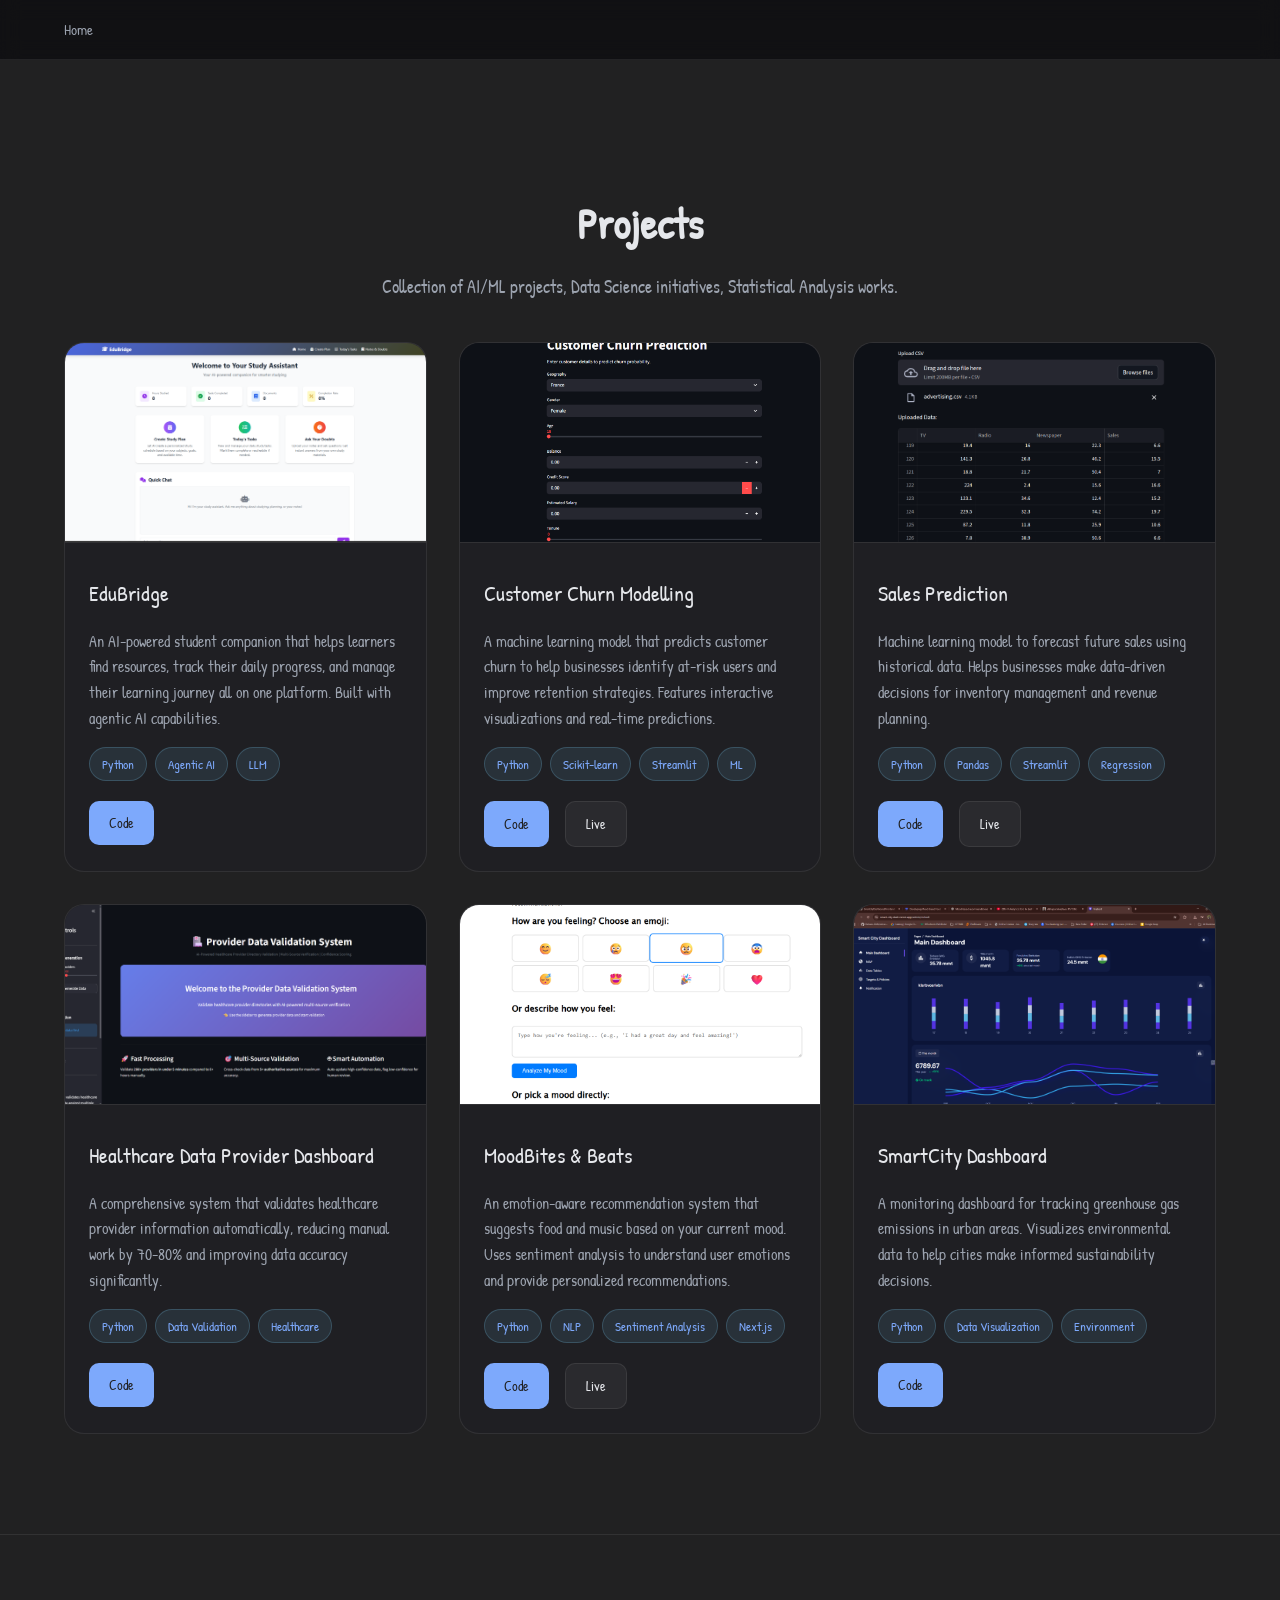
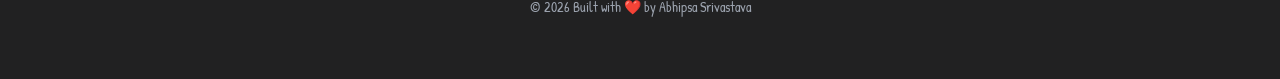
<file: projects.html>
<!DOCTYPE html>
<html lang="en">
<head>
  <meta charset="UTF-8" />
  <title>Projects | Abhipsa Srivastava</title>

  <meta name="viewport" content="width=device-width, initial-scale=1.0" />
  <meta name="description" content="Projects by Abhipsa Srivastava – AI/ML Engineer" />

  <link rel="preconnect" href="https://fonts.googleapis.com">
  <link rel="preconnect" href="https://fonts.gstatic.com" crossorigin>
  <link href="https://fonts.googleapis.com/css2?family=Patrick+Hand&display=swap" rel="stylesheet">

  <link rel="icon" href="images/logo.png" />

  <style>
    :root {
      --bg: #212122;
      --card: #1f1f23;
      --accent: #7da9fc;
      --text: #e5e7eb;
      --muted: #9ca3af;
      --border: rgba(255,255,255,0.08);
    }

    * { box-sizing: border-box; }

    html {
      scroll-behavior: smooth;
    }

    body {
      margin: 0;
      background: var(--bg);
      font-family: 'Patrick Hand', cursive, sans-serif;
      color: var(--text);
      line-height: 1.7;
    }

    a {
      color: var(--accent);
      text-decoration: none;
    }

    a:hover {
      text-decoration: underline;
    }

    h1 { font-size: 42px; margin-bottom: 12px; }
    h2 { font-size: 28px; margin-bottom: 24px; }

    p {
      color: var(--muted);
      font-size: 18px;
    }

    .container {
      max-width: 1200px;
      margin: auto;
      padding: 40px 24px;
    }

    /* ---------- NAV ---------- */
    nav {
      position: sticky;
      top: 0;
      z-index: 100;
      background: rgba(15,15,17,0.85);
      backdrop-filter: blur(10px);
      border-bottom: 1px solid var(--border);
    }

    nav ul {
      max-width: 1200px;
      margin: auto;
      padding: 16px 24px;
      display: flex;
      gap: 24px;
      list-style: none;
    }

    nav a {
      color: var(--muted);
      font-size: 15px;
    }

    nav a:hover {
      color: var(--accent);
      text-decoration: none;
    }

    /* ---------- HEADER ---------- */
    .page-header {
      text-align: center;
      padding: 60px 20px 40px;
    }

    .page-header p {
      max-width: 600px;
      margin: 0 auto;
    }

    /* ---------- FILTER TABS ---------- */
    .filter-tabs {
      display: flex;
      justify-content: center;
      flex-wrap: wrap;
      gap: 12px;
      margin-bottom: 40px;
    }

    .filter-btn {
      padding: 10px 24px;
      border-radius: 999px;
      background: transparent;
      border: 1px solid var(--border);
      color: var(--muted);
      font-family: inherit;
      font-size: 15px;
      cursor: pointer;
      transition: all 0.3s ease;
    }

    .filter-btn:hover,
    .filter-btn.active {
      background: var(--accent);
      color: var(--bg);
      border-color: var(--accent);
    }

    /* ---------- PROJECTS GRID ---------- */
    .projects-grid {
      display: grid;
      grid-template-columns: repeat(auto-fit, minmax(340px, 1fr));
      gap: 32px;
    }

    .project-card {
      background: var(--card);
      border-radius: 20px;
      border: 1px solid var(--border);
      overflow: hidden;
      opacity: 0;
      transform: translateY(40px);
      transition: all 0.5s cubic-bezier(0.25, 0.46, 0.45, 0.94);
    }

    .project-card.show {
      opacity: 1;
      transform: translateY(0);
    }

    .project-card:hover {
      transform: translateY(-10px);
      box-shadow: 0 25px 50px rgba(0,0,0,.5);
      border-color: rgba(125, 211, 252, 0.3);
    }

    .project-image {
      width: 100%;
      height: 200px;
      object-fit: cover;
      border-bottom: 1px solid var(--border);
    }

    .project-content {
      padding: 24px;
    }

    .project-title {
      font-size: 22px;
      margin-bottom: 8px;
      color: var(--text);
    }

    .project-description {
      font-size: 16px;
      margin-bottom: 16px;
      line-height: 1.6;
    }

    .project-tags {
      display: flex;
      flex-wrap: wrap;
      gap: 8px;
      margin-bottom: 20px;
    }

    .tag {
      padding: 5px 12px;
      border-radius: 20px;
      background: rgba(125, 211, 252, 0.1);
      color: var(--accent);
      font-size: 13px;
      border: 1px solid rgba(125, 211, 252, 0.2);
    }

    .project-links {
      display: flex;
      gap: 16px;
    }

    .project-link {
      display: inline-flex;
      align-items: center;
      gap: 6px;
      padding: 10px 20px;
      border-radius: 10px;
      font-size: 14px;
      transition: all 0.3s ease;
    }

    .project-link.primary {
      background: var(--accent);
      color: var(--bg);
    }

    .project-link.primary:hover {
      background: #38bdf8;
      text-decoration: none;
    }

    .project-link.secondary {
      background: rgba(255,255,255,0.05);
      color: var(--text);
      border: 1px solid var(--border);
    }

    .project-link.secondary:hover {
      background: rgba(255,255,255,0.1);
      text-decoration: none;
    }

    /* ---------- FOOTER ---------- */
    footer {
      text-align: center;
      padding: 60px 20px;
      color: var(--muted);
      font-size: 14px;
      border-top: 1px solid var(--border);
      margin-top: 60px;
    }

    @media (max-width: 768px) {
      h1 { font-size: 32px; }
      
      .projects-grid {
        grid-template-columns: 1fr;
      }

      .project-links {
        flex-direction: column;
      }

      .project-link {
        justify-content: center;
      }
    }
  </style>
</head>

<body>
<nav>
  <ul>
    <li><a href="index.html">Home</a></li>
  </ul>
</nav>
<div class="container">

  <!-- HEADER -->
  <div class="page-header">
    <h1>Projects</h1>
    <p>Collection of AI/ML projects, Data Science initiatives, Statistical Analysis works.</p>
  </div>


  <!-- PROJECTS GRID -->
  <div class="projects-grid">

    <!-- EduBridge -->
    <div class="project-card" data-category="web ml">
      <img src="./images/projects/edubridge.png" alt="EduBridge" class="project-image">
      <div class="project-content">
        <div class="project-title">EduBridge</div>
        <p class="project-description">
          An AI-powered student companion that helps learners find resources, track their daily progress, 
          and manage their learning journey all on one platform. Built with agentic AI capabilities.
        </p>
        <div class="project-tags">
          <span class="tag">Python</span>
          <span class="tag">Agentic AI</span>
          <span class="tag">LLM</span>
        </div>
        <div class="project-links">
          <a href="https://github.com/abhipsa14/AgenticAI_wemakedevs" class="project-link primary">
            Code
          </a>
        </div>
      </div>
    </div>

    <!-- Customer Churn -->
    <div class="project-card" data-category="ml data">
      <img src="./images/projects/churn.png" alt="Customer Churn Modelling" class="project-image">
      <div class="project-content">
        <div class="project-title">Customer Churn Modelling</div>
        <p class="project-description">
          A machine learning model that predicts customer churn to help businesses identify at-risk users 
          and improve retention strategies. Features interactive visualizations and real-time predictions.
        </p>
        <div class="project-tags">
          <span class="tag">Python</span>
          <span class="tag">Scikit-learn</span>
          <span class="tag">Streamlit</span>
          <span class="tag">ML</span>
        </div>
        <div class="project-links">
          <a href="https://github.com/abhipsa14/Churn-Modelling" class="project-link primary">
          Code
          </a>
          <a href="https://churn-modelling-1410.streamlit.app/" class="project-link secondary">
          Live
          </a>
        </div>
      </div>
    </div>

    <!-- Sales Prediction -->
    <div class="project-card" data-category="ml data">
      <img src="./images/projects/sales.png" alt="Sales Prediction" class="project-image">
      <div class="project-content">
        <div class="project-title">Sales Prediction</div>
        <p class="project-description">
          Machine learning model to forecast future sales using historical data. Helps businesses 
          make data-driven decisions for inventory management and revenue planning.
        </p>
        <div class="project-tags">
          <span class="tag">Python</span>
          <span class="tag">Pandas</span>
          <span class="tag">Streamlit</span>
          <span class="tag">Regression</span>
        </div>
        <div class="project-links">
          <a href="https://github.com/abhipsa14/Sales-Prediction-Model/" class="project-link primary">
            Code
          </a>
          <a href="https://sales-outline.streamlit.app/" class="project-link secondary">
            Live 
          </a>
        </div>
      </div>
    </div>

    <!-- Healthcare Dashboard -->
    <div class="project-card" data-category="data web">
      <img src="./images/projects/healthcare.png" alt="Healthcare Data Provider Dashboard" class="project-image">
      <div class="project-content">
        <div class="project-title">Healthcare Data Provider Dashboard</div>
        <p class="project-description">
          A comprehensive system that validates healthcare provider information automatically, 
          reducing manual work by 70-80% and improving data accuracy significantly.
        </p>
        <div class="project-tags">
          <span class="tag">Python</span>
          <span class="tag">Data Validation</span>
          <span class="tag">Healthcare</span>
        </div>
        <div class="project-links">
          <a href="https://github.com/abhipsa14/EY-Techathon" class="project-link primary">
            Code
          </a>
        </div>
      </div>
    </div>

    <!-- Mood Recommender -->
    <div class="project-card" data-category="ml web">
      <img src="./images/projects/mood.png" alt="Mood Recommender" class="project-image">
      <div class="project-content">
        <div class="project-title">MoodBites & Beats</div>
        <p class="project-description">
          An emotion-aware recommendation system that suggests food and music based on your current mood. 
          Uses sentiment analysis to understand user emotions and provide personalized recommendations.
        </p>
        <div class="project-tags">
          <span class="tag">Python</span>
          <span class="tag">NLP</span>
          <span class="tag">Sentiment Analysis</span>
          <span class="tag">Next.js</span>
        </div>
        <div class="project-links">
          <a href="https://github.com/abhipsa14/MoodBites-Beats" class="project-link primary">
            Code
          </a>
          <a href="https://mood-bites-beats.vercel.app/" class="project-link secondary">
            Live
          </a>
        </div>
      </div>
    </div>

    <!-- SmartCity Dashboard -->
    <div class="project-card" data-category="data web">
      <img src="./images/projects/smart_city.png" alt="SmartCity Dashboard" class="project-image">
      <div class="project-content">
        <div class="project-title">SmartCity Dashboard</div>
        <p class="project-description">
          A monitoring dashboard for tracking greenhouse gas emissions in urban areas. 
          Visualizes environmental data to help cities make informed sustainability decisions.
        </p>
        <div class="project-tags">
          <span class="tag">Python</span>
          <span class="tag">Data Visualization</span>
          <span class="tag">Environment</span>
        </div>
        <div class="project-links">
          <a href="https://github.com/abhipsa14/SmartcityDashboard" class="project-link primary">
            Code
          </a>
        </div>
      </div>
    </div>

  </div>

</div>

<footer>
  © <span id="year"></span> Built with ❤️ by Abhipsa Srivastava
</footer>

<script>
  // Set current year
  document.getElementById("year").textContent = new Date().getFullYear();

  // Project card animation on scroll
  const projectCards = document.querySelectorAll('.project-card');

  const cardObserver = new IntersectionObserver(entries => {
    entries.forEach((entry, index) => {
      if (entry.isIntersecting) {
        setTimeout(() => {
          entry.target.classList.add('show');
        }, index * 100);
      }
    });
  }, { threshold: 0.1 });

  projectCards.forEach(card => cardObserver.observe(card));

  
</script>

</body>
</html>
</file>
